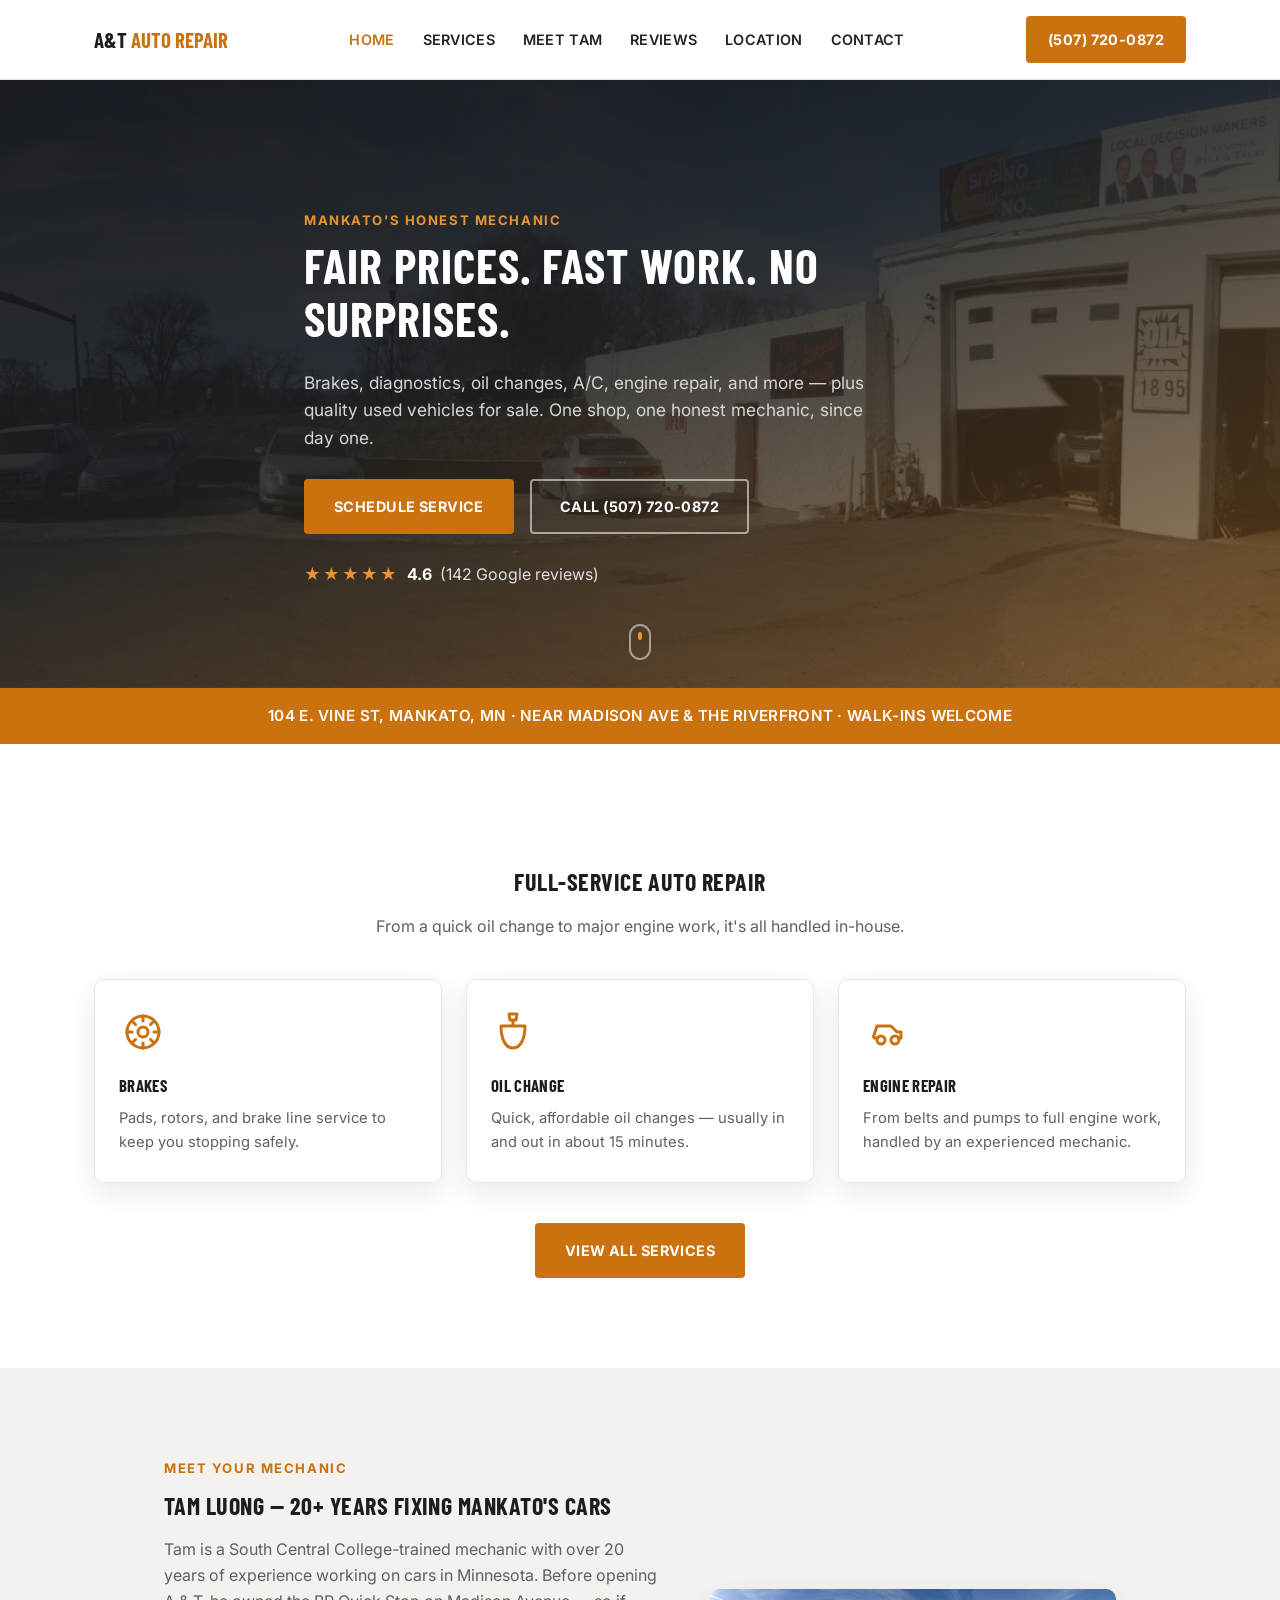
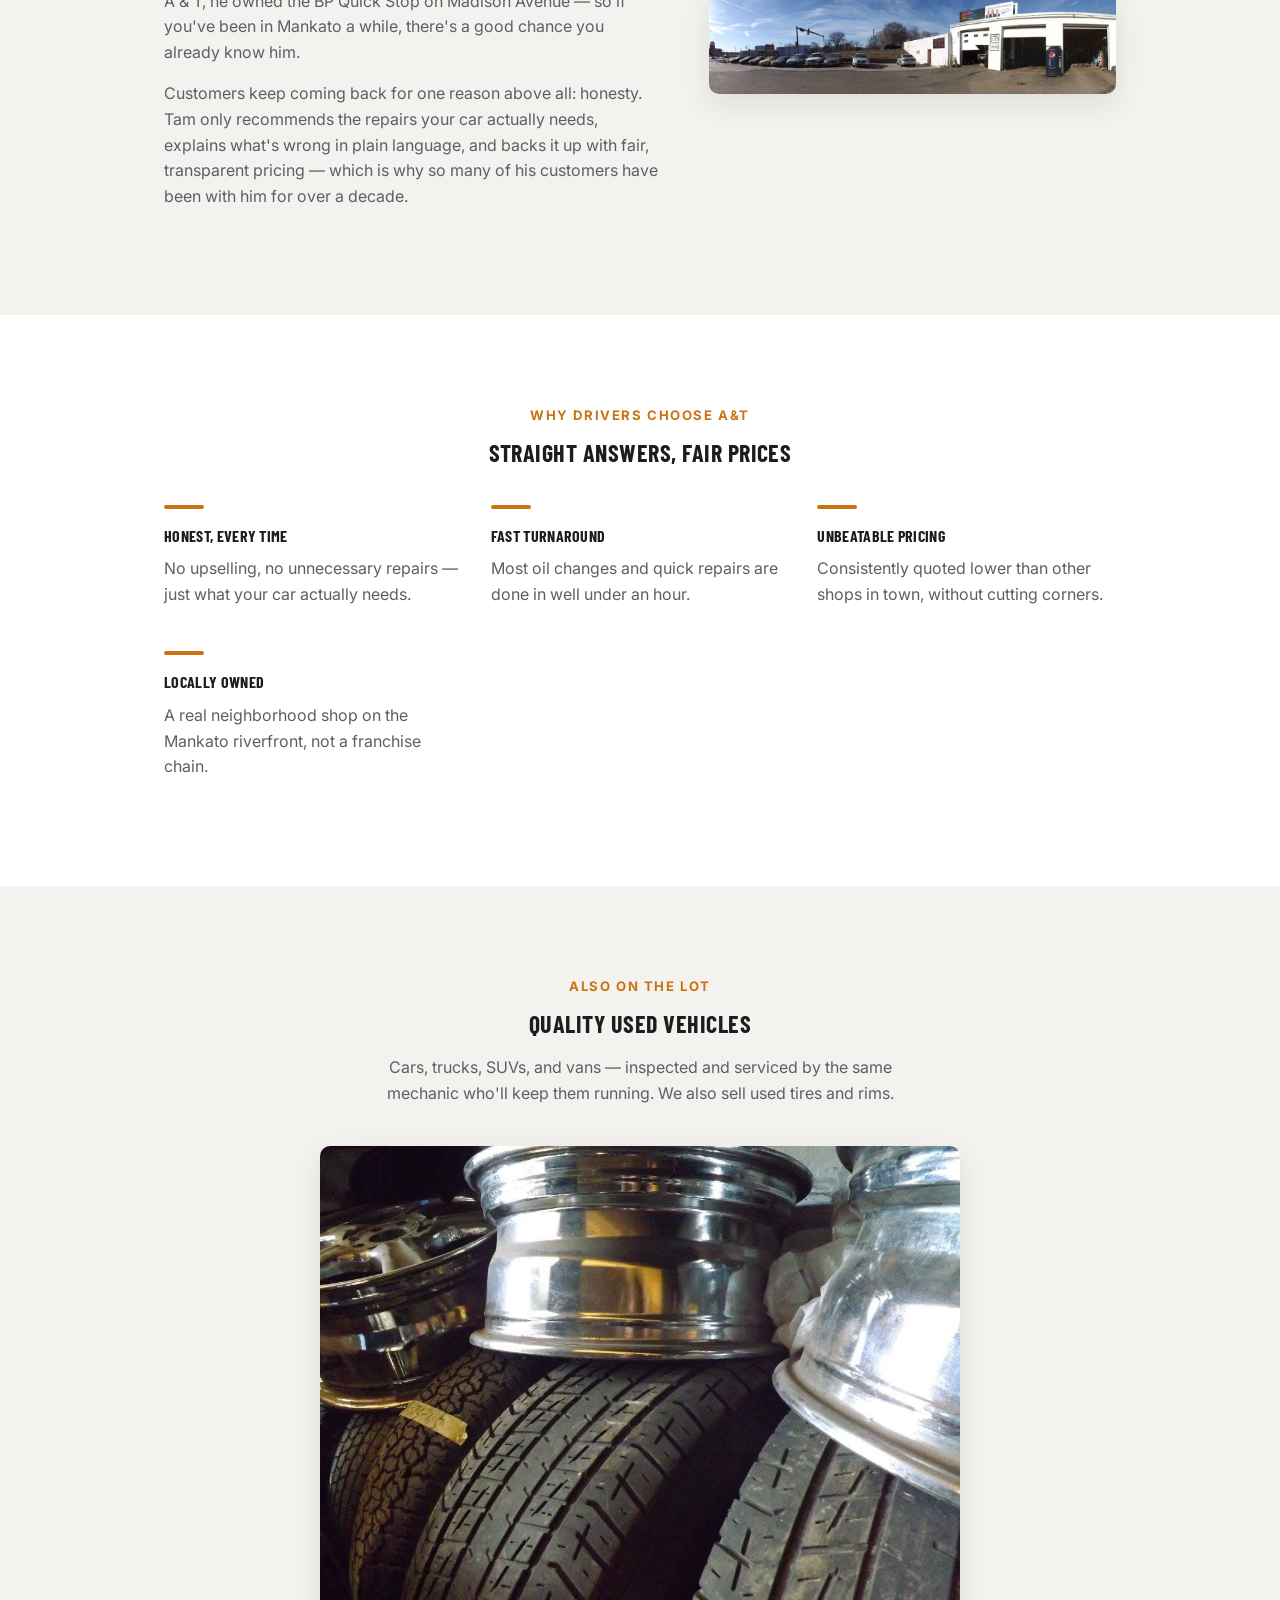
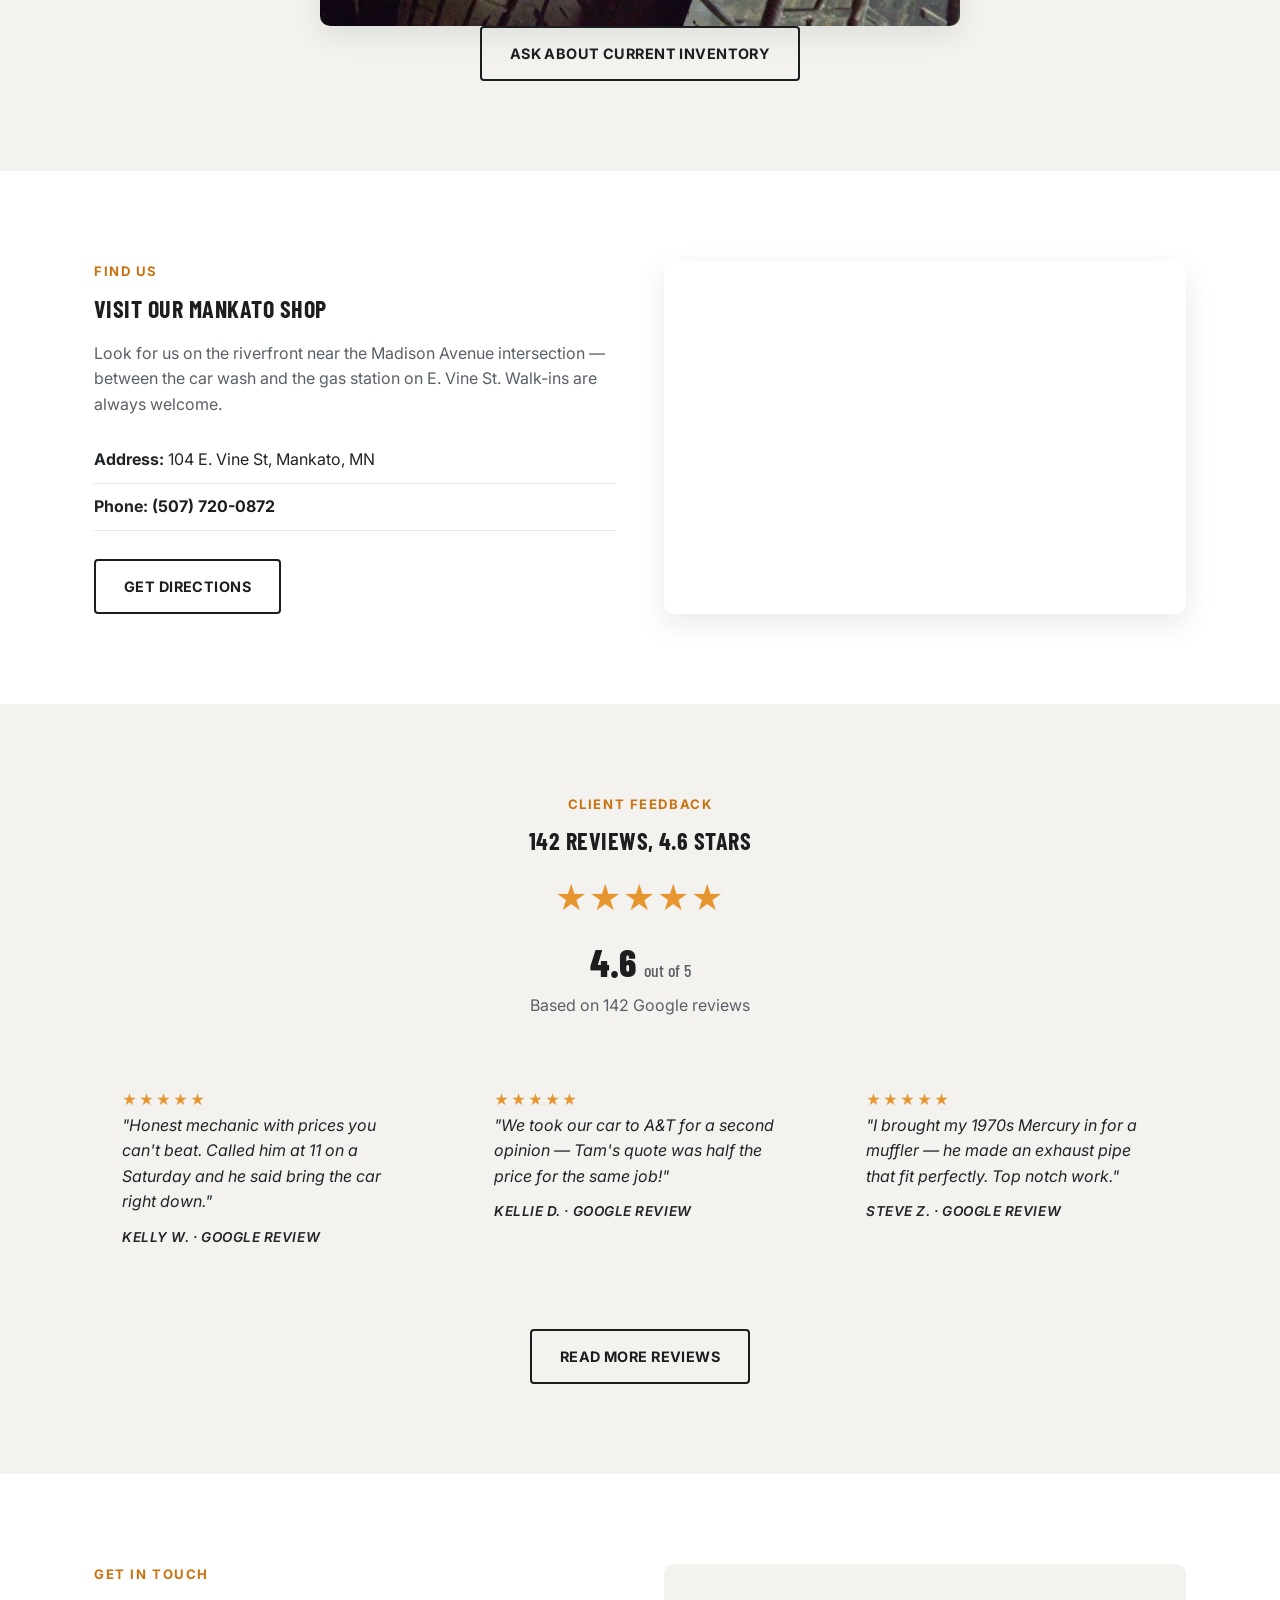
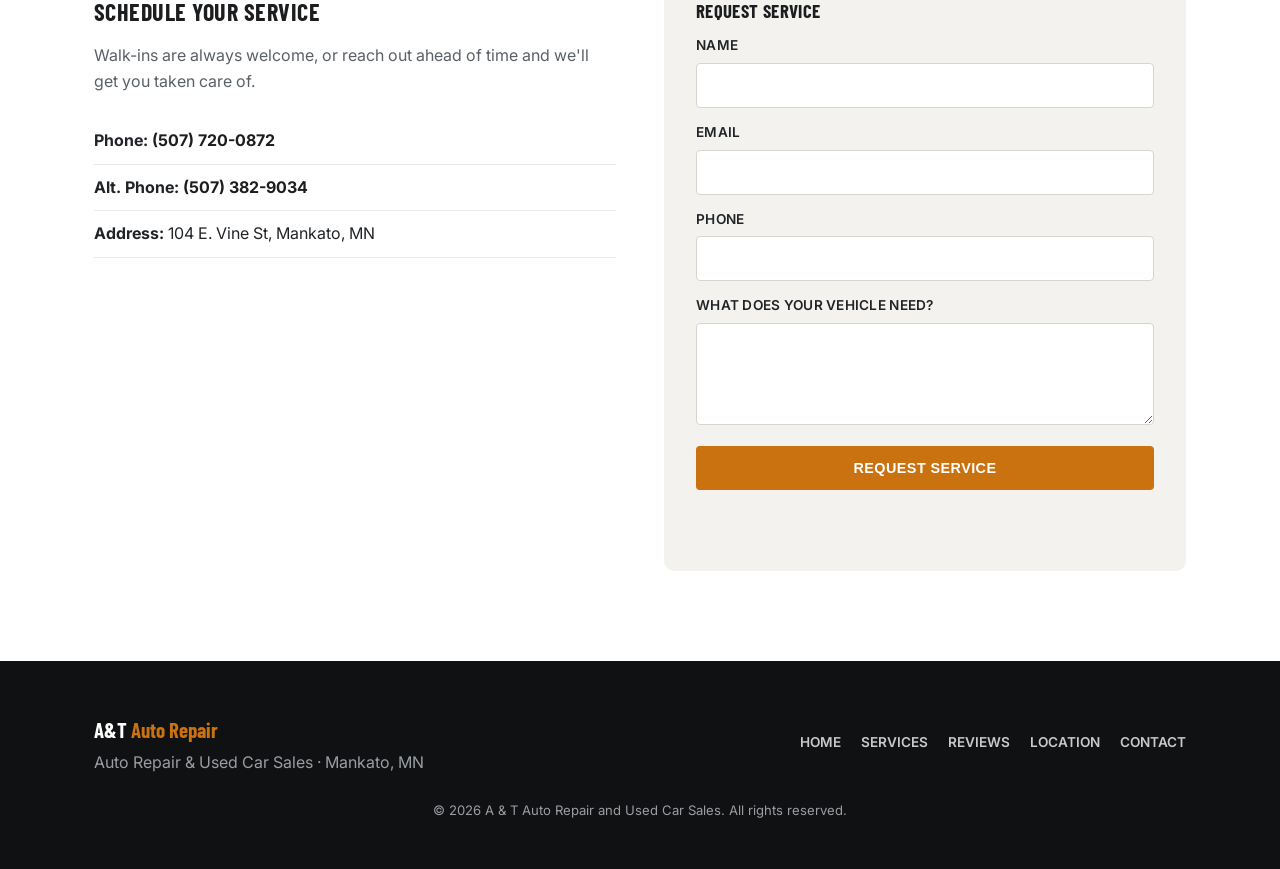
<file: index.html>
<!DOCTYPE html>
<html lang="en">
<head>
<meta charset="UTF-8">
<meta name="viewport" content="width=device-width, initial-scale=1.0">
<title>A &amp; T Auto Repair &amp; Used Car Sales | Mankato, MN</title>
<meta name="description" content="A & T Auto Repair and Used Car Sales — Tam's full-service Mankato garage. Brakes, diagnostics, oil changes, A/C, engine repair, and used vehicle sales. Rated 4.6 stars from 142 reviews.">
<link rel="preconnect" href="https://fonts.googleapis.com">
<link href="https://fonts.googleapis.com/css2?family=Barlow+Condensed:wght@500;600;700;800&family=Inter:wght@400;500;600;700&display=swap" rel="stylesheet">
<link rel="stylesheet" href="style.css">
</head>
<body>

<div class="scroll-progress" id="scroll-progress"></div>

<header class="site-header">
  <div class="container header-inner">
    <a href="index.html" class="logo">A&amp;T <span>Auto Repair</span></a>
    <nav class="main-nav" id="main-nav">
      <a href="index.html" class="active">Home</a>
      <a href="services.html">Services</a>
      <a href="index.html#about">Meet Tam</a>
      <a href="reviews.html">Reviews</a>
      <a href="index.html#location">Location</a>
      <a href="index.html#contact">Contact</a>
    </nav>
    <a href="tel:+15077200872" class="btn btn-primary header-cta">(507) 720-0872</a>
    <button class="nav-toggle" id="nav-toggle" aria-label="Toggle navigation">
      <span></span><span></span><span></span>
    </button>
  </div>
</header>

<section class="hero" id="top">
  <div class="hero-bg" id="hero-bg" aria-hidden="true"></div>
  <div class="container hero-inner">
    <div class="hero-text">
      <p class="eyebrow">Mankato's Honest Mechanic</p>
      <h1>Fair Prices. Fast Work. No Surprises.</h1>
      <p class="hero-sub">Brakes, diagnostics, oil changes, A/C, engine repair, and more — plus quality used vehicles for sale. One shop, one honest mechanic, since day one.</p>
      <div class="hero-actions">
        <a href="#contact" class="btn btn-primary">Schedule Service</a>
        <a href="tel:+15077200872" class="btn btn-outline">Call (507) 720-0872</a>
      </div>
      <div class="hero-rating">
        <span class="stars" aria-label="4.6 out of 5 stars">★★★★★</span>
        <strong>4.6</strong> <span>(142 Google reviews)</span>
      </div>
    </div>
  </div>
  <div class="scroll-cue" aria-hidden="true"><span></span></div>
</section>

<section class="strip reveal">
  <div class="container strip-inner">
    <p>104 E. Vine St, Mankato, MN &middot; Near Madison Ave &amp; the Riverfront &middot; Walk-ins welcome</p>
  </div>
</section>

<section class="section" id="services">
  <div class="container">
    <p class="eyebrow center reveal">What We Do</p>
    <h2 class="center reveal">Full-Service Auto Repair</h2>
    <p class="section-sub center reveal">From a quick oil change to major engine work, it's all handled in-house.</p>
    <div class="services-grid">
      <div class="service-card reveal">
        <div class="service-icon">
          <svg viewBox="0 0 48 48" fill="none" xmlns="http://www.w3.org/2000/svg"><circle cx="24" cy="24" r="16" stroke="currentColor" stroke-width="3"/><circle cx="24" cy="24" r="5" stroke="currentColor" stroke-width="3"/><path d="M24 8V13M24 35V40M8 24H13M35 24H40M13 13L16.5 16.5M31.5 31.5L35 35M35 13L31.5 16.5M16.5 31.5L13 35" stroke="currentColor" stroke-width="3" stroke-linecap="round"/></svg>
        </div>
        <h3>Brakes</h3>
        <p>Pads, rotors, and brake line service to keep you stopping safely.</p>
      </div>
      <div class="service-card reveal">
        <div class="service-icon">
          <svg viewBox="0 0 48 48" fill="none" xmlns="http://www.w3.org/2000/svg"><path d="M18 6H26L25 12H19L18 6Z" stroke="currentColor" stroke-width="3" stroke-linejoin="round"/><path d="M22 12V18" stroke="currentColor" stroke-width="3"/><path d="M10 18H34C34 30 30 40 22 40C14 40 10 30 10 18Z" stroke="currentColor" stroke-width="3" stroke-linejoin="round"/></svg>
        </div>
        <h3>Oil Change</h3>
        <p>Quick, affordable oil changes — usually in and out in about 15 minutes.</p>
      </div>
      <div class="service-card reveal">
        <div class="service-icon">
          <svg viewBox="0 0 48 48" fill="none" xmlns="http://www.w3.org/2000/svg"><path d="M10 30L14 18H28L34 24H38V30H34" stroke="currentColor" stroke-width="3" stroke-linejoin="round"/><path d="M10 30H14" stroke="currentColor" stroke-width="3"/><circle cx="18" cy="32" r="4" stroke="currentColor" stroke-width="3"/><circle cx="32" cy="32" r="4" stroke="currentColor" stroke-width="3"/></svg>
        </div>
        <h3>Engine Repair</h3>
        <p>From belts and pumps to full engine work, handled by an experienced mechanic.</p>
      </div>
    </div>
    <div class="center reveal" style="margin-top: 40px;">
      <a href="services.html" class="btn btn-primary">View All Services</a>
    </div>
  </div>
</section>

<section class="section section-alt" id="about">
  <div class="container about-inner">
    <div class="about-text reveal">
      <p class="eyebrow">Meet Your Mechanic</p>
      <h2>Tam Luong — 20+ Years Fixing Mankato's Cars</h2>
      <p>Tam is a South Central College-trained mechanic with over 20 years of experience working on cars in Minnesota. Before opening A &amp; T, he owned the BP Quick Stop on Madison Avenue — so if you've been in Mankato a while, there's a good chance you already know him.</p>
      <p>Customers keep coming back for one reason above all: honesty. Tam only recommends the repairs your car actually needs, explains what's wrong in plain language, and backs it up with fair, transparent pricing — which is why so many of his customers have been with him for over a decade.</p>
    </div>
    <div class="about-photo reveal">
      <img src="images/shop-exterior.jpg" alt="A & T Auto Repair shop on E. Vine St in Mankato, MN" loading="lazy">
    </div>
  </div>
</section>

<section class="section" id="why">
  <div class="container why-inner">
    <p class="eyebrow center reveal">Why Drivers Choose A&amp;T</p>
    <h2 class="center reveal">Straight Answers, Fair Prices</h2>
    <div class="why-grid">
      <div class="why-item reveal">
        <h3>Honest, Every Time</h3>
        <p>No upselling, no unnecessary repairs — just what your car actually needs.</p>
      </div>
      <div class="why-item reveal">
        <h3>Fast Turnaround</h3>
        <p>Most oil changes and quick repairs are done in well under an hour.</p>
      </div>
      <div class="why-item reveal">
        <h3>Unbeatable Pricing</h3>
        <p>Consistently quoted lower than other shops in town, without cutting corners.</p>
      </div>
      <div class="why-item reveal">
        <h3>Locally Owned</h3>
        <p>A real neighborhood shop on the Mankato riverfront, not a franchise chain.</p>
      </div>
    </div>
  </div>
</section>

<section class="section section-alt" id="used-cars">
  <div class="container used-cars-inner">
    <div class="reveal">
      <p class="eyebrow center">Also On the Lot</p>
      <h2 class="center">Quality Used Vehicles</h2>
      <p class="section-sub center">Cars, trucks, SUVs, and vans — inspected and serviced by the same mechanic who'll keep them running. We also sell used tires and rims.</p>
      <div class="used-cars-photo">
        <img src="images/tires-rims.jpg" alt="Used tires and rims in stock at A & T Auto Repair" loading="lazy">
      </div>
      <div class="center">
        <a href="#contact" class="btn btn-outline">Ask About Current Inventory</a>
      </div>
    </div>
  </div>
</section>

<section class="section" id="location">
  <div class="container location-inner">
    <div class="location-text reveal">
      <p class="eyebrow">Find Us</p>
      <h2>Visit Our Mankato Shop</h2>
      <p>Look for us on the riverfront near the Madison Avenue intersection — between the car wash and the gas station on E. Vine St. Walk-ins are always welcome.</p>
      <ul class="contact-list">
        <li><strong>Address:</strong> 104 E. Vine St, Mankato, MN</li>
        <li><strong>Phone:</strong> <a href="tel:+15077200872">(507) 720-0872</a></li>
      </ul>
      <a href="https://www.google.com/maps/dir/?api=1&destination=104+E+Vine+St+Mankato+MN" target="_blank" rel="noopener" class="btn btn-outline">Get Directions</a>
    </div>
    <div class="map-frame reveal">
      <iframe
        src="https://www.google.com/maps?q=104+E+Vine+St+Mankato+MN&output=embed"
        width="100%" height="100%" style="border:0;" loading="lazy"
        referrerpolicy="no-referrer-when-downgrade"
        title="A & T Auto Repair location map">
      </iframe>
    </div>
  </div>
</section>

<section class="section section-alt">
  <div class="container">
    <p class="eyebrow center reveal">Client Feedback</p>
    <h2 class="center reveal">142 Reviews, 4.6 Stars</h2>
    <div class="rating-block reveal">
      <span class="stars big" aria-label="4.6 out of 5 stars">★★★★★</span>
      <p class="rating-number">4.6 <span>out of 5</span></p>
      <p class="rating-count">Based on 142 Google reviews</p>
    </div>
    <div class="testimonial-grid">
      <div class="testimonial-card reveal">
        <span class="stars small" aria-label="5 out of 5 stars">★★★★★</span>
        <p>"Honest mechanic with prices you can't beat. Called him at 11 on a Saturday and he said bring the car right down."</p>
        <p class="testimonial-source">Kelly W. &middot; Google Review</p>
      </div>
      <div class="testimonial-card reveal">
        <span class="stars small" aria-label="5 out of 5 stars">★★★★★</span>
        <p>"We took our car to A&amp;T for a second opinion — Tam's quote was half the price for the same job!"</p>
        <p class="testimonial-source">Kellie D. &middot; Google Review</p>
      </div>
      <div class="testimonial-card reveal">
        <span class="stars small" aria-label="5 out of 5 stars">★★★★★</span>
        <p>"I brought my 1970s Mercury in for a muffler — he made an exhaust pipe that fit perfectly. Top notch work."</p>
        <p class="testimonial-source">Steve Z. &middot; Google Review</p>
      </div>
    </div>
    <div class="center reveal" style="margin-top: 40px;">
      <a href="reviews.html" class="btn btn-outline">Read More Reviews</a>
    </div>
  </div>
</section>

<section class="section cta-section" id="contact">
  <div class="container contact-inner">
    <div class="contact-text reveal">
      <p class="eyebrow">Get In Touch</p>
      <h2>Schedule Your Service</h2>
      <p>Walk-ins are always welcome, or reach out ahead of time and we'll get you taken care of.</p>
      <ul class="contact-list">
        <li><strong>Phone:</strong> <a href="tel:+15077200872">(507) 720-0872</a></li>
        <li><strong>Alt. Phone:</strong> <a href="tel:+15073829034">(507) 382-9034</a></li>
        <li><strong>Address:</strong> 104 E. Vine St, Mankato, MN</li>
      </ul>
    </div>
    <form class="contact-form reveal" id="contact-form">
      <h3>Request Service</h3>
      <label>Name<input type="text" name="name" required></label>
      <label>Email<input type="email" name="email" required></label>
      <label>Phone<input type="tel" name="phone"></label>
      <label>What does your vehicle need?<textarea name="message" rows="4" required></textarea></label>
      <button type="submit" class="btn btn-primary btn-block">Request Service</button>
      <p class="form-note" id="form-note"></p>
    </form>
  </div>
</section>

<footer class="site-footer">
  <div class="container footer-inner">
    <div>
      <p class="logo">A&amp;T <span>Auto Repair</span></p>
      <p>Auto Repair &amp; Used Car Sales &middot; Mankato, MN</p>
    </div>
    <div class="footer-links">
      <a href="index.html">Home</a>
      <a href="services.html">Services</a>
      <a href="reviews.html">Reviews</a>
      <a href="index.html#location">Location</a>
      <a href="index.html#contact">Contact</a>
    </div>
    <p class="footer-copy">&copy; <span id="year"></span> A &amp; T Auto Repair and Used Car Sales. All rights reserved.</p>
  </div>
</footer>

<script src="script.js"></script>
</body>
</html>
</file>
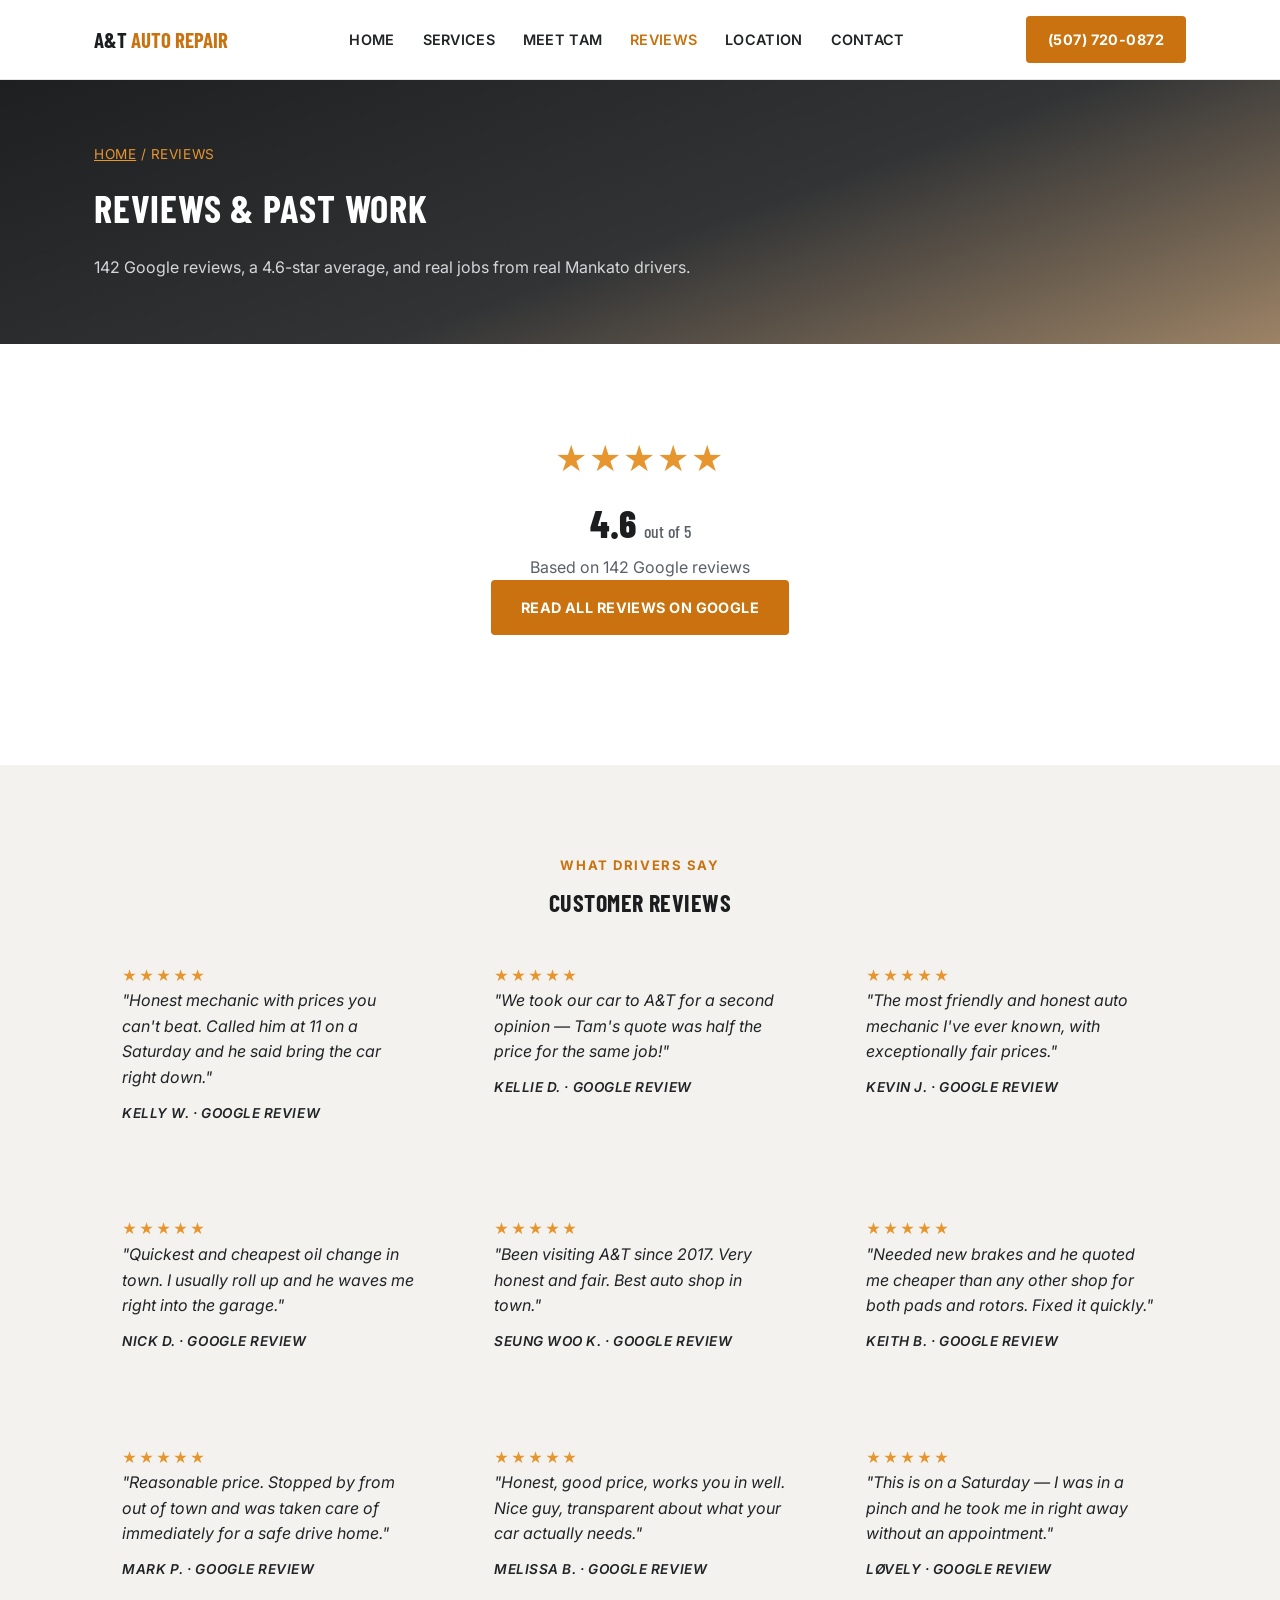
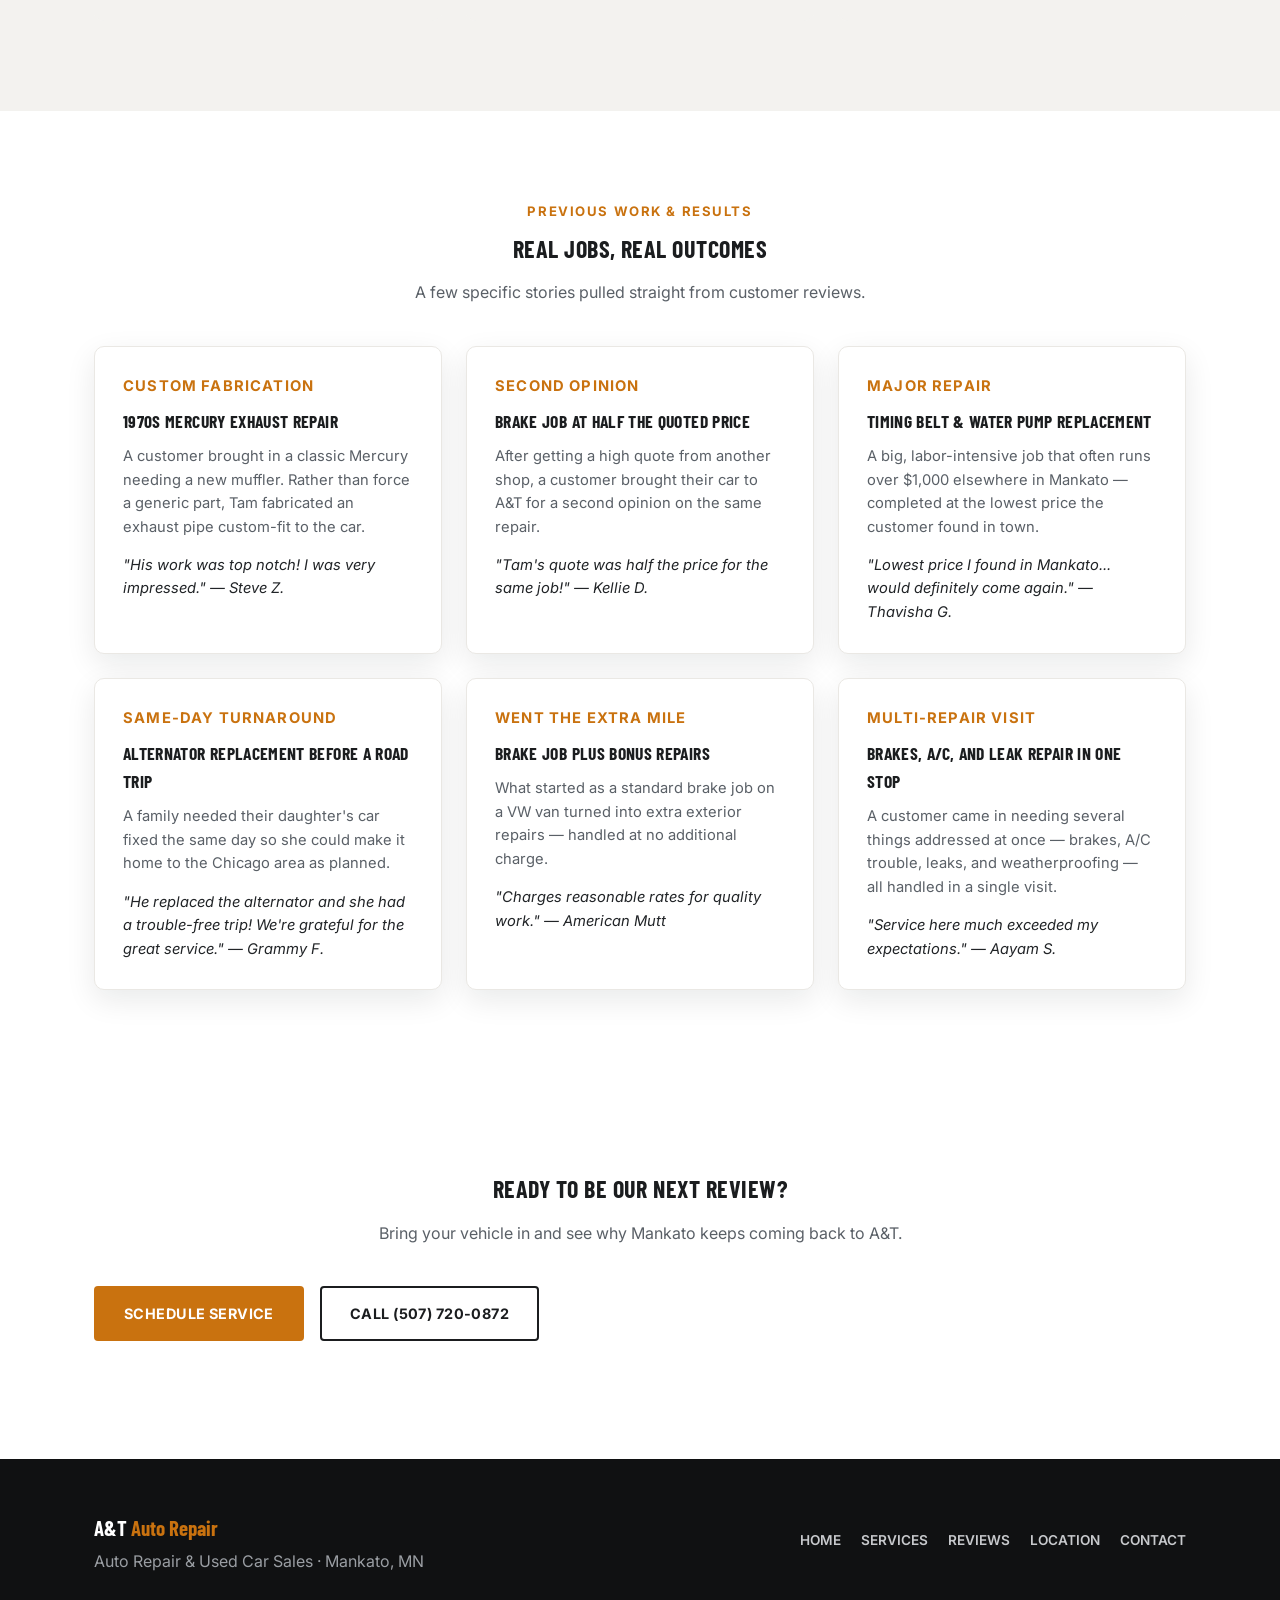
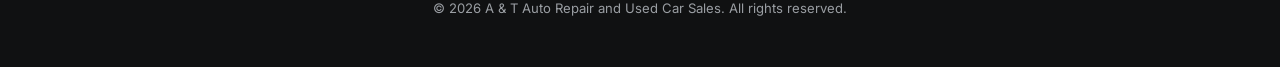
<file: reviews.html>
<!DOCTYPE html>
<html lang="en">
<head>
<meta charset="UTF-8">
<meta name="viewport" content="width=device-width, initial-scale=1.0">
<title>Reviews &amp; Past Work | A &amp; T Auto Repair &amp; Used Car Sales</title>
<meta name="description" content="Read real customer reviews and past job stories from A & T Auto Repair in Mankato, MN — rated 4.6 stars from 142 Google reviews.">
<link rel="preconnect" href="https://fonts.googleapis.com">
<link href="https://fonts.googleapis.com/css2?family=Barlow+Condensed:wght@500;600;700;800&family=Inter:wght@400;500;600;700&display=swap" rel="stylesheet">
<link rel="stylesheet" href="style.css">
</head>
<body>

<div class="scroll-progress" id="scroll-progress"></div>

<header class="site-header">
  <div class="container header-inner">
    <a href="index.html" class="logo">A&amp;T <span>Auto Repair</span></a>
    <nav class="main-nav" id="main-nav">
      <a href="index.html">Home</a>
      <a href="services.html">Services</a>
      <a href="index.html#about">Meet Tam</a>
      <a href="reviews.html" class="active">Reviews</a>
      <a href="index.html#location">Location</a>
      <a href="index.html#contact">Contact</a>
    </nav>
    <a href="tel:+15077200872" class="btn btn-primary header-cta">(507) 720-0872</a>
    <button class="nav-toggle" id="nav-toggle" aria-label="Toggle navigation">
      <span></span><span></span><span></span>
    </button>
  </div>
</header>

<section class="page-hero">
  <div class="container">
    <p class="breadcrumb"><a href="index.html">Home</a> / Reviews</p>
    <h1>Reviews &amp; Past Work</h1>
    <p class="page-hero-sub">142 Google reviews, a 4.6-star average, and real jobs from real Mankato drivers.</p>
  </div>
</section>

<section class="section">
  <div class="container center">
    <div class="rating-block reveal">
      <span class="stars big" aria-label="4.6 out of 5 stars">★★★★★</span>
      <p class="rating-number">4.6 <span>out of 5</span></p>
      <p class="rating-count">Based on 142 Google reviews</p>
      <a href="https://www.google.com/search?q=A%26T+Auto+Repair+Mankato" target="_blank" rel="noopener" class="btn btn-primary">Read All Reviews on Google</a>
    </div>
  </div>
</section>

<section class="section section-alt">
  <div class="container">
    <p class="eyebrow center reveal">What Drivers Say</p>
    <h2 class="center reveal">Customer Reviews</h2>
    <div class="testimonial-grid">
      <div class="testimonial-card reveal">
        <span class="stars small" aria-label="5 out of 5 stars">★★★★★</span>
        <p>"Honest mechanic with prices you can't beat. Called him at 11 on a Saturday and he said bring the car right down."</p>
        <p class="testimonial-source">Kelly W. &middot; Google Review</p>
      </div>
      <div class="testimonial-card reveal">
        <span class="stars small" aria-label="5 out of 5 stars">★★★★★</span>
        <p>"We took our car to A&amp;T for a second opinion — Tam's quote was half the price for the same job!"</p>
        <p class="testimonial-source">Kellie D. &middot; Google Review</p>
      </div>
      <div class="testimonial-card reveal">
        <span class="stars small" aria-label="5 out of 5 stars">★★★★★</span>
        <p>"The most friendly and honest auto mechanic I've ever known, with exceptionally fair prices."</p>
        <p class="testimonial-source">Kevin J. &middot; Google Review</p>
      </div>
      <div class="testimonial-card reveal">
        <span class="stars small" aria-label="5 out of 5 stars">★★★★★</span>
        <p>"Quickest and cheapest oil change in town. I usually roll up and he waves me right into the garage."</p>
        <p class="testimonial-source">Nick D. &middot; Google Review</p>
      </div>
      <div class="testimonial-card reveal">
        <span class="stars small" aria-label="5 out of 5 stars">★★★★★</span>
        <p>"Been visiting A&amp;T since 2017. Very honest and fair. Best auto shop in town."</p>
        <p class="testimonial-source">Seung Woo K. &middot; Google Review</p>
      </div>
      <div class="testimonial-card reveal">
        <span class="stars small" aria-label="5 out of 5 stars">★★★★★</span>
        <p>"Needed new brakes and he quoted me cheaper than any other shop for both pads and rotors. Fixed it quickly."</p>
        <p class="testimonial-source">Keith B. &middot; Google Review</p>
      </div>
      <div class="testimonial-card reveal">
        <span class="stars small" aria-label="5 out of 5 stars">★★★★★</span>
        <p>"Reasonable price. Stopped by from out of town and was taken care of immediately for a safe drive home."</p>
        <p class="testimonial-source">Mark P. &middot; Google Review</p>
      </div>
      <div class="testimonial-card reveal">
        <span class="stars small" aria-label="5 out of 5 stars">★★★★★</span>
        <p>"Honest, good price, works you in well. Nice guy, transparent about what your car actually needs."</p>
        <p class="testimonial-source">Melissa B. &middot; Google Review</p>
      </div>
      <div class="testimonial-card reveal">
        <span class="stars small" aria-label="5 out of 5 stars">★★★★★</span>
        <p>"This is on a Saturday — I was in a pinch and he took me in right away without an appointment."</p>
        <p class="testimonial-source">Løvely &middot; Google Review</p>
      </div>
    </div>
  </div>
</section>

<section class="section" id="results">
  <div class="container">
    <p class="eyebrow center reveal">Previous Work &amp; Results</p>
    <h2 class="center reveal">Real Jobs, Real Outcomes</h2>
    <p class="section-sub center reveal">A few specific stories pulled straight from customer reviews.</p>
    <div class="spotlight-grid">
      <div class="spotlight-card reveal">
        <p class="spotlight-tag">Custom Fabrication</p>
        <h3>1970s Mercury Exhaust Repair</h3>
        <p>A customer brought in a classic Mercury needing a new muffler. Rather than force a generic part, Tam fabricated an exhaust pipe custom-fit to the car.</p>
        <p class="spotlight-quote">"His work was top notch! I was very impressed." &mdash; Steve Z.</p>
      </div>
      <div class="spotlight-card reveal">
        <p class="spotlight-tag">Second Opinion</p>
        <h3>Brake Job at Half the Quoted Price</h3>
        <p>After getting a high quote from another shop, a customer brought their car to A&amp;T for a second opinion on the same repair.</p>
        <p class="spotlight-quote">"Tam's quote was half the price for the same job!" &mdash; Kellie D.</p>
      </div>
      <div class="spotlight-card reveal">
        <p class="spotlight-tag">Major Repair</p>
        <h3>Timing Belt &amp; Water Pump Replacement</h3>
        <p>A big, labor-intensive job that often runs over $1,000 elsewhere in Mankato &mdash; completed at the lowest price the customer found in town.</p>
        <p class="spotlight-quote">"Lowest price I found in Mankato... would definitely come again." &mdash; Thavisha G.</p>
      </div>
      <div class="spotlight-card reveal">
        <p class="spotlight-tag">Same-Day Turnaround</p>
        <h3>Alternator Replacement Before a Road Trip</h3>
        <p>A family needed their daughter's car fixed the same day so she could make it home to the Chicago area as planned.</p>
        <p class="spotlight-quote">"He replaced the alternator and she had a trouble-free trip! We're grateful for the great service." &mdash; Grammy F.</p>
      </div>
      <div class="spotlight-card reveal">
        <p class="spotlight-tag">Went the Extra Mile</p>
        <h3>Brake Job Plus Bonus Repairs</h3>
        <p>What started as a standard brake job on a VW van turned into extra exterior repairs &mdash; handled at no additional charge.</p>
        <p class="spotlight-quote">"Charges reasonable rates for quality work." &mdash; American Mutt</p>
      </div>
      <div class="spotlight-card reveal">
        <p class="spotlight-tag">Multi-Repair Visit</p>
        <h3>Brakes, A/C, and Leak Repair in One Stop</h3>
        <p>A customer came in needing several things addressed at once &mdash; brakes, A/C trouble, leaks, and weatherproofing &mdash; all handled in a single visit.</p>
        <p class="spotlight-quote">"Service here much exceeded my expectations." &mdash; Aayam S.</p>
      </div>
    </div>
  </div>
</section>

<section class="section cta-section">
  <div class="container center">
    <h2>Ready to Be Our Next Review?</h2>
    <p class="section-sub center">Bring your vehicle in and see why Mankato keeps coming back to A&amp;T.</p>
    <div class="hero-actions center">
      <a href="index.html#contact" class="btn btn-primary">Schedule Service</a>
      <a href="tel:+15077200872" class="btn btn-outline">Call (507) 720-0872</a>
    </div>
  </div>
</section>

<footer class="site-footer">
  <div class="container footer-inner">
    <div>
      <p class="logo">A&amp;T <span>Auto Repair</span></p>
      <p>Auto Repair &amp; Used Car Sales &middot; Mankato, MN</p>
    </div>
    <div class="footer-links">
      <a href="index.html">Home</a>
      <a href="services.html">Services</a>
      <a href="reviews.html">Reviews</a>
      <a href="index.html#location">Location</a>
      <a href="index.html#contact">Contact</a>
    </div>
    <p class="footer-copy">&copy; <span id="year"></span> A &amp; T Auto Repair and Used Car Sales. All rights reserved.</p>
  </div>
</footer>

<script src="script.js"></script>
</body>
</html>
</file>
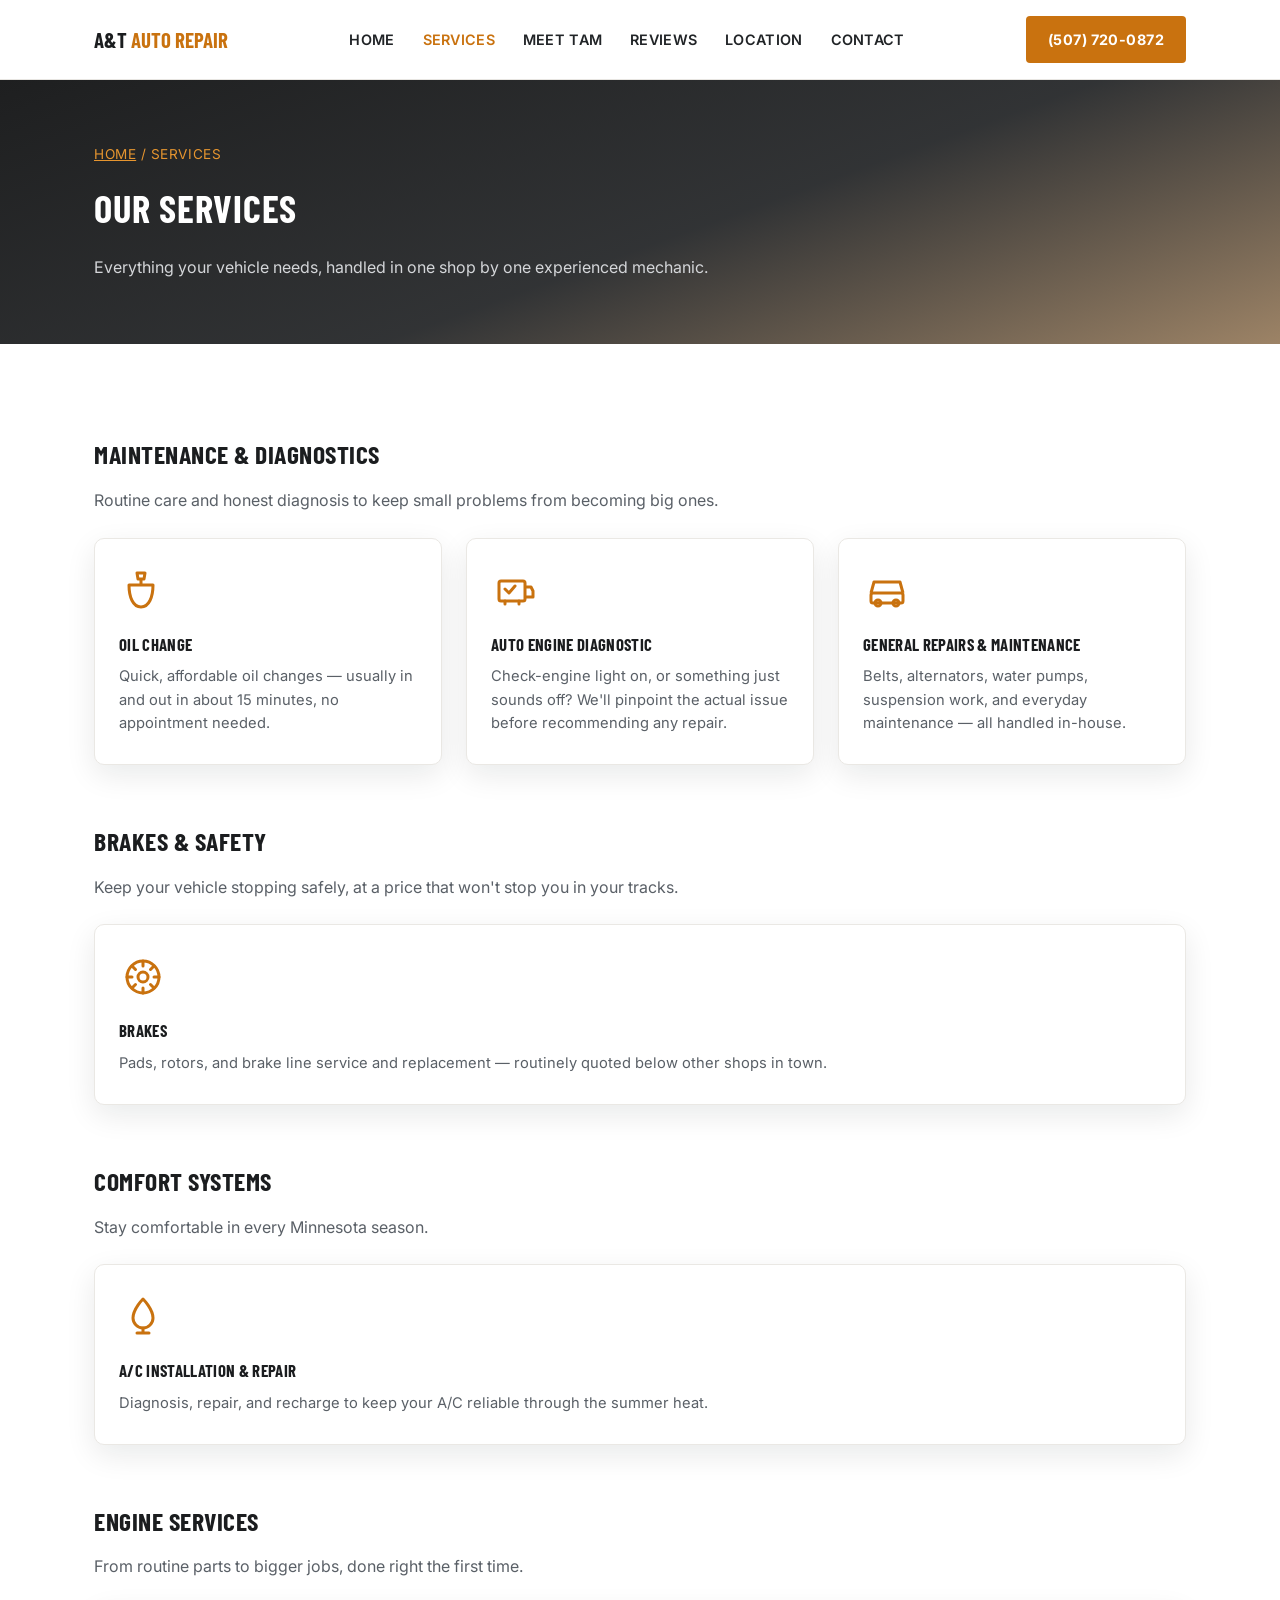
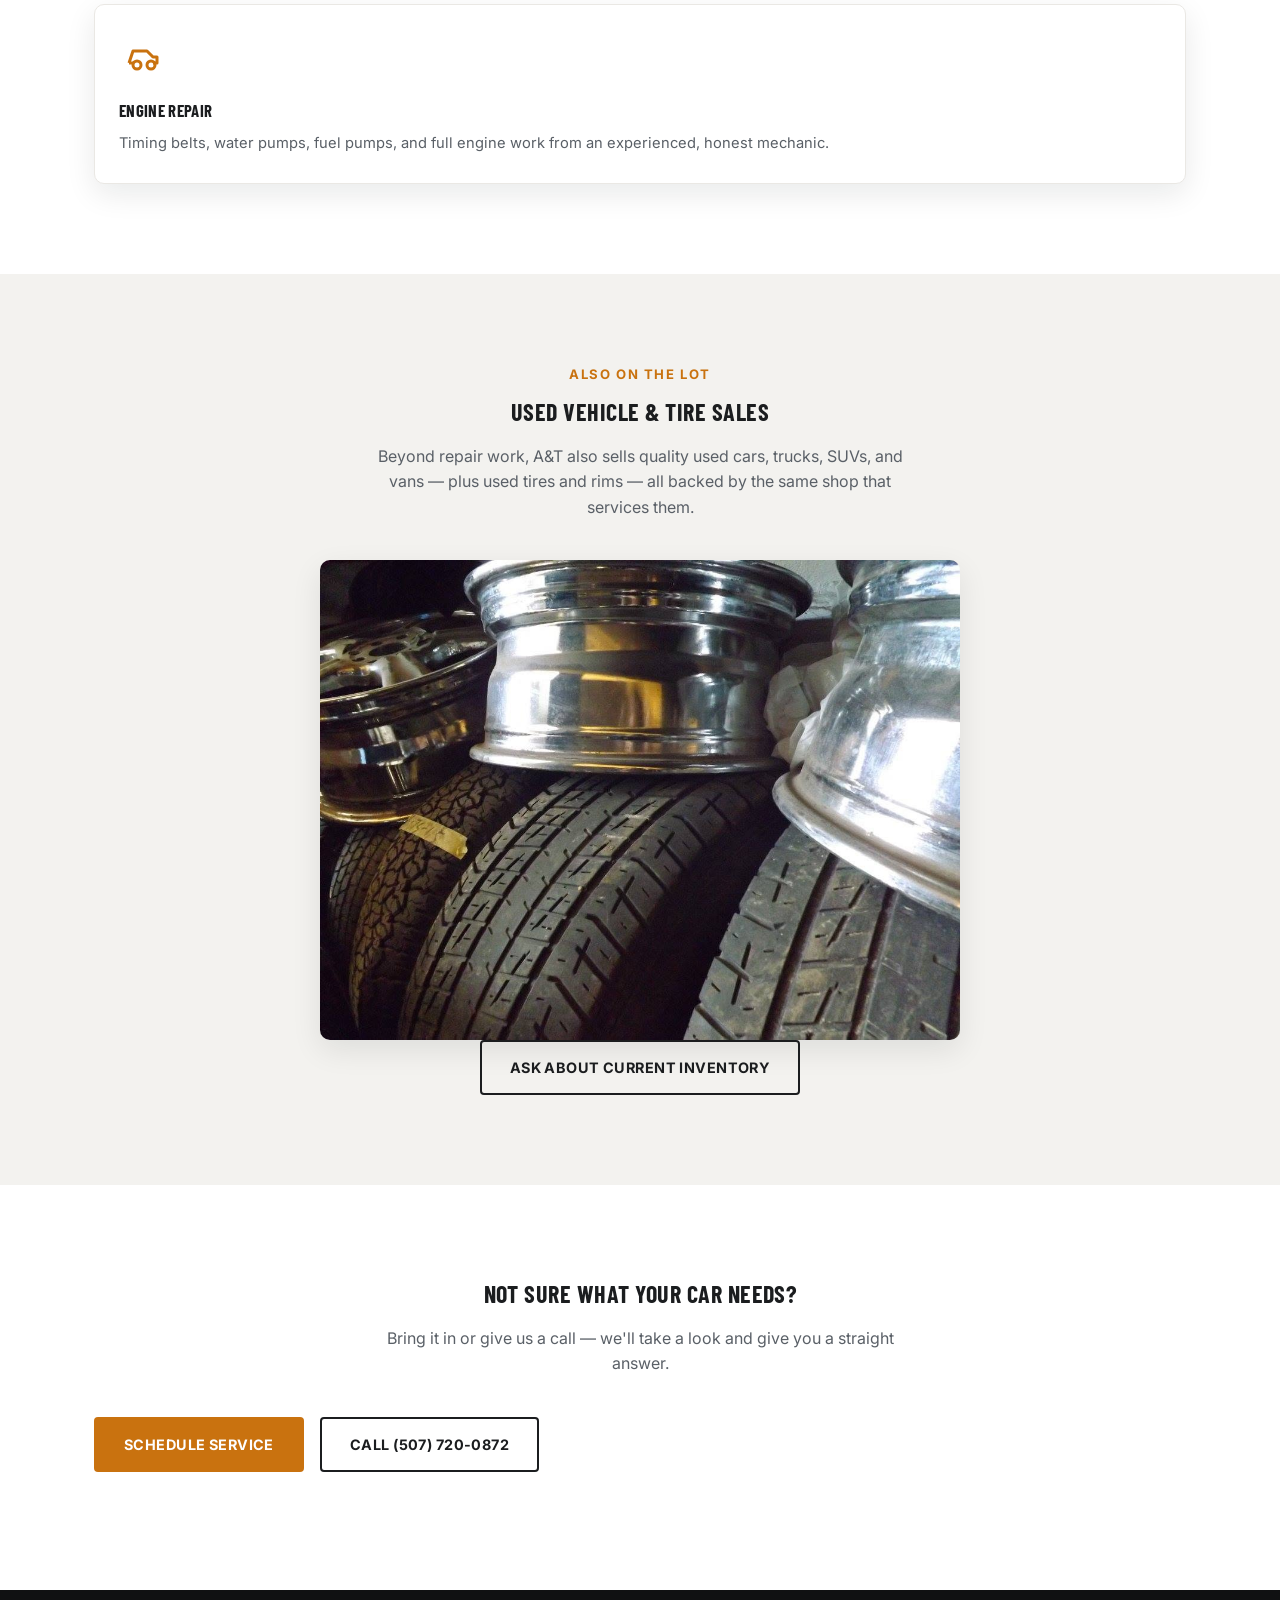
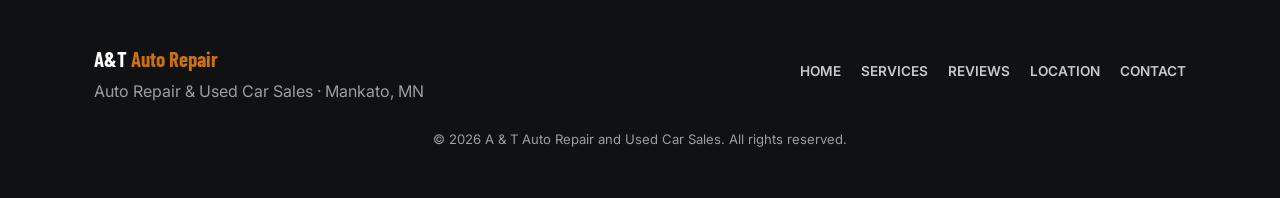
<file: services.html>
<!DOCTYPE html>
<html lang="en">
<head>
<meta charset="UTF-8">
<meta name="viewport" content="width=device-width, initial-scale=1.0">
<title>Services | A &amp; T Auto Repair &amp; Used Car Sales</title>
<meta name="description" content="Full auto repair service list from A & T Auto Repair in Mankato, MN — brakes, diagnostics, oil changes, A/C, engine repair, general maintenance, and used vehicle sales.">
<link rel="preconnect" href="https://fonts.googleapis.com">
<link href="https://fonts.googleapis.com/css2?family=Barlow+Condensed:wght@500;600;700;800&family=Inter:wght@400;500;600;700&display=swap" rel="stylesheet">
<link rel="stylesheet" href="style.css">
</head>
<body>

<div class="scroll-progress" id="scroll-progress"></div>

<header class="site-header">
  <div class="container header-inner">
    <a href="index.html" class="logo">A&amp;T <span>Auto Repair</span></a>
    <nav class="main-nav" id="main-nav">
      <a href="index.html">Home</a>
      <a href="services.html" class="active">Services</a>
      <a href="index.html#about">Meet Tam</a>
      <a href="reviews.html">Reviews</a>
      <a href="index.html#location">Location</a>
      <a href="index.html#contact">Contact</a>
    </nav>
    <a href="tel:+15077200872" class="btn btn-primary header-cta">(507) 720-0872</a>
    <button class="nav-toggle" id="nav-toggle" aria-label="Toggle navigation">
      <span></span><span></span><span></span>
    </button>
  </div>
</header>

<section class="page-hero">
  <div class="container">
    <p class="breadcrumb"><a href="index.html">Home</a> / Services</p>
    <h1>Our Services</h1>
    <p class="page-hero-sub">Everything your vehicle needs, handled in one shop by one experienced mechanic.</p>
  </div>
</section>

<section class="section">
  <div class="container">

    <div class="service-category reveal">
      <h2>Maintenance &amp; Diagnostics</h2>
      <p class="section-sub">Routine care and honest diagnosis to keep small problems from becoming big ones.</p>
      <div class="services-grid">
        <div class="service-card">
          <div class="service-icon">
            <svg viewBox="0 0 48 48" fill="none" xmlns="http://www.w3.org/2000/svg"><path d="M18 6H26L25 12H19L18 6Z" stroke="currentColor" stroke-width="3" stroke-linejoin="round"/><path d="M22 12V18" stroke="currentColor" stroke-width="3"/><path d="M10 18H34C34 30 30 40 22 40C14 40 10 30 10 18Z" stroke="currentColor" stroke-width="3" stroke-linejoin="round"/></svg>
          </div>
          <h3>Oil Change</h3>
          <p>Quick, affordable oil changes — usually in and out in about 15 minutes, no appointment needed.</p>
        </div>
        <div class="service-card">
          <div class="service-icon">
            <svg viewBox="0 0 48 48" fill="none" xmlns="http://www.w3.org/2000/svg"><rect x="8" y="14" width="26" height="20" rx="2" stroke="currentColor" stroke-width="3"/><path d="M34 20H40L42 24V30H34" stroke="currentColor" stroke-width="3" stroke-linejoin="round"/><path d="M14 34V37M28 34V37" stroke="currentColor" stroke-width="3" stroke-linecap="round"/><path d="M14 22L18 26L24 19" stroke="currentColor" stroke-width="3" stroke-linecap="round" stroke-linejoin="round"/></svg>
          </div>
          <h3>Auto Engine Diagnostic</h3>
          <p>Check-engine light on, or something just sounds off? We'll pinpoint the actual issue before recommending any repair.</p>
        </div>
        <div class="service-card">
          <div class="service-icon">
            <svg viewBox="0 0 48 48" fill="none" xmlns="http://www.w3.org/2000/svg"><path d="M8 26L11 15H37L40 26" stroke="currentColor" stroke-width="3" stroke-linejoin="round"/><rect x="8" y="26" width="32" height="10" rx="2" stroke="currentColor" stroke-width="3"/><circle cx="15" cy="36" r="3" stroke="currentColor" stroke-width="3"/><circle cx="33" cy="36" r="3" stroke="currentColor" stroke-width="3"/></svg>
          </div>
          <h3>General Repairs &amp; Maintenance</h3>
          <p>Belts, alternators, water pumps, suspension work, and everyday maintenance — all handled in-house.</p>
        </div>
      </div>
    </div>

    <div class="service-category reveal">
      <h2>Brakes &amp; Safety</h2>
      <p class="section-sub">Keep your vehicle stopping safely, at a price that won't stop you in your tracks.</p>
      <div class="services-grid">
        <div class="service-card">
          <div class="service-icon">
            <svg viewBox="0 0 48 48" fill="none" xmlns="http://www.w3.org/2000/svg"><circle cx="24" cy="24" r="16" stroke="currentColor" stroke-width="3"/><circle cx="24" cy="24" r="5" stroke="currentColor" stroke-width="3"/><path d="M24 8V13M24 35V40M8 24H13M35 24H40M13 13L16.5 16.5M31.5 31.5L35 35M35 13L31.5 16.5M16.5 31.5L13 35" stroke="currentColor" stroke-width="3" stroke-linecap="round"/></svg>
          </div>
          <h3>Brakes</h3>
          <p>Pads, rotors, and brake line service and replacement — routinely quoted below other shops in town.</p>
        </div>
      </div>
    </div>

    <div class="service-category reveal">
      <h2>Comfort Systems</h2>
      <p class="section-sub">Stay comfortable in every Minnesota season.</p>
      <div class="services-grid">
        <div class="service-card">
          <div class="service-icon">
            <svg viewBox="0 0 48 48" fill="none" xmlns="http://www.w3.org/2000/svg"><path d="M24 6C24 6 14 16 14 25C14 30.5 18.5 35 24 35C29.5 35 34 30.5 34 25C34 16 24 6 24 6Z" stroke="currentColor" stroke-width="3" stroke-linejoin="round"/><path d="M18 40H30M24 35V40" stroke="currentColor" stroke-width="3" stroke-linecap="round"/></svg>
          </div>
          <h3>A/C Installation &amp; Repair</h3>
          <p>Diagnosis, repair, and recharge to keep your A/C reliable through the summer heat.</p>
        </div>
      </div>
    </div>

    <div class="service-category reveal">
      <h2>Engine Services</h2>
      <p class="section-sub">From routine parts to bigger jobs, done right the first time.</p>
      <div class="services-grid">
        <div class="service-card">
          <div class="service-icon">
            <svg viewBox="0 0 48 48" fill="none" xmlns="http://www.w3.org/2000/svg"><path d="M10 30L14 18H28L34 24H38V30H34" stroke="currentColor" stroke-width="3" stroke-linejoin="round"/><path d="M10 30H14" stroke="currentColor" stroke-width="3"/><circle cx="18" cy="32" r="4" stroke="currentColor" stroke-width="3"/><circle cx="32" cy="32" r="4" stroke="currentColor" stroke-width="3"/></svg>
          </div>
          <h3>Engine Repair</h3>
          <p>Timing belts, water pumps, fuel pumps, and full engine work from an experienced, honest mechanic.</p>
        </div>
      </div>
    </div>

  </div>
</section>

<section class="section section-alt reveal">
  <div class="container used-cars-inner">
    <p class="eyebrow center">Also On the Lot</p>
    <h2 class="center">Used Vehicle &amp; Tire Sales</h2>
    <p class="section-sub center">Beyond repair work, A&amp;T also sells quality used cars, trucks, SUVs, and vans — plus used tires and rims — all backed by the same shop that services them.</p>
    <div class="used-cars-photo">
      <img src="images/tires-rims.jpg" alt="Used tires and rims in stock at A & T Auto Repair" loading="lazy">
    </div>
    <div class="center">
      <a href="index.html#contact" class="btn btn-outline">Ask About Current Inventory</a>
    </div>
  </div>
</section>

<section class="section cta-section">
  <div class="container center">
    <h2>Not Sure What Your Car Needs?</h2>
    <p class="section-sub center">Bring it in or give us a call — we'll take a look and give you a straight answer.</p>
    <div class="hero-actions center">
      <a href="index.html#contact" class="btn btn-primary">Schedule Service</a>
      <a href="tel:+15077200872" class="btn btn-outline">Call (507) 720-0872</a>
    </div>
  </div>
</section>

<footer class="site-footer">
  <div class="container footer-inner">
    <div>
      <p class="logo">A&amp;T <span>Auto Repair</span></p>
      <p>Auto Repair &amp; Used Car Sales &middot; Mankato, MN</p>
    </div>
    <div class="footer-links">
      <a href="index.html">Home</a>
      <a href="services.html">Services</a>
      <a href="reviews.html">Reviews</a>
      <a href="index.html#location">Location</a>
      <a href="index.html#contact">Contact</a>
    </div>
    <p class="footer-copy">&copy; <span id="year"></span> A &amp; T Auto Repair and Used Car Sales. All rights reserved.</p>
  </div>
</footer>

<script src="script.js"></script>
</body>
</html>
</file>
<file: style.css>
:root {
  --charcoal: #1b1d1f;
  --charcoal-dark: #101112;
  --amber: #c9720f;
  --amber-light: #e6952f;
  --gray-bg: #f3f2ef;
  --text: #212427;
  --text-light: #5a6067;
  --white: #ffffff;
  --radius: 10px;
  --shadow: 0 10px 30px rgba(16, 17, 18, 0.09);
}

* { box-sizing: border-box; }

html { scroll-behavior: smooth; }

body {
  margin: 0;
  font-family: 'Inter', system-ui, sans-serif;
  color: var(--text);
  line-height: 1.6;
  background: var(--white);
  overflow-x: hidden;
  animation: page-fade-in 0.35s ease;
}

@keyframes page-fade-in {
  from { opacity: 0; }
  to { opacity: 1; }
}

h1, h2, h3 {
  font-family: 'Barlow Condensed', sans-serif;
  text-transform: uppercase;
  letter-spacing: 0.02em;
  margin: 0 0 0.5em;
  color: var(--charcoal);
}

p { margin: 0 0 1em; color: var(--text-light); }

a { text-decoration: none; color: inherit; }

.container {
  max-width: 1140px;
  margin: 0 auto;
  padding: 0 24px;
}

.center { text-align: center; }

.eyebrow {
  color: var(--amber);
  font-weight: 700;
  letter-spacing: 0.12em;
  text-transform: uppercase;
  font-size: 0.82rem;
  margin-bottom: 0.6em;
}
.eyebrow.center { text-align: center; }

.section { padding: 90px 0; }
.section-alt { background: var(--gray-bg); }
.section-sub { max-width: 560px; margin: 0 auto 2.5em; }

/* Scroll progress bar */
.scroll-progress {
  position: fixed;
  top: 0;
  left: 0;
  height: 3px;
  width: 0%;
  background: var(--amber);
  z-index: 200;
  transition: width 0.1s linear;
}

/* Scroll reveal */
.reveal {
  opacity: 0;
  transform: translateY(28px);
  transition: opacity 0.7s ease, transform 0.7s ease;
}
.reveal.is-visible {
  opacity: 1;
  transform: translateY(0);
}

/* Buttons */
.btn {
  display: inline-block;
  padding: 14px 28px;
  border-radius: 4px;
  font-weight: 700;
  font-size: 0.9rem;
  letter-spacing: 0.03em;
  text-transform: uppercase;
  transition: all 0.2s ease;
  cursor: pointer;
  border: 2px solid transparent;
}
.btn-primary {
  background: var(--amber);
  color: var(--white);
}
.btn-primary:hover { background: var(--amber-light); transform: translateY(-2px); }
.btn-outline {
  border-color: var(--charcoal);
  color: var(--charcoal);
  background: transparent;
}
.btn-outline:hover { background: var(--charcoal); color: var(--white); }
.btn-block { display: block; width: 100%; text-align: center; border: none; }

/* Header */
.site-header {
  position: sticky;
  top: 0;
  z-index: 100;
  background: rgba(255, 255, 255, 0.94);
  backdrop-filter: blur(8px);
  border-bottom: 1px solid #e7e5e1;
}
.header-inner {
  display: flex;
  align-items: center;
  justify-content: space-between;
  gap: 24px;
  padding: 16px 24px;
}
.logo {
  font-family: 'Barlow Condensed', sans-serif;
  text-transform: uppercase;
  font-weight: 700;
  font-size: 1.3rem;
  color: var(--charcoal);
  white-space: nowrap;
}
.logo span { color: var(--amber); }

.main-nav {
  display: flex;
  gap: 28px;
  flex: 1;
  justify-content: center;
}
.main-nav a {
  font-weight: 600;
  color: var(--text);
  font-size: 0.9rem;
  text-transform: uppercase;
  letter-spacing: 0.02em;
}
.main-nav a:hover { color: var(--amber); }
.main-nav a.active { color: var(--amber); }

.header-cta { white-space: nowrap; padding: 10px 20px; }

.nav-toggle {
  display: none;
  flex-direction: column;
  gap: 5px;
  background: none;
  border: none;
  cursor: pointer;
  padding: 8px;
}
.nav-toggle span {
  width: 24px;
  height: 2px;
  background: var(--charcoal);
  display: block;
}

/* Hero */
.hero {
  position: relative;
  padding: 130px 0 100px;
  color: var(--white);
  overflow: hidden;
  background: var(--charcoal);
}
.hero-bg {
  position: absolute;
  inset: -10% 0 0 0;
  background:
    linear-gradient(160deg, rgba(16,17,18,0.93) 0%, rgba(27,29,31,0.88) 45%, rgba(201,114,15,0.55) 130%),
    url("images/shop-exterior.jpg");
  background-size: cover;
  background-position: center 65%;
  will-change: transform;
}
.hero-inner { position: relative; z-index: 1; max-width: 720px; }
.hero-text h1 {
  color: var(--white);
  font-size: 3rem;
  font-weight: 700;
  line-height: 1.1;
}
.hero-text .eyebrow { color: var(--amber-light); }
.hero-sub { color: #d4d6d9; font-size: 1.08rem; max-width: 560px; }
.hero-actions { display: flex; gap: 16px; margin: 28px 0; flex-wrap: wrap; }
.hero .btn-outline { border-color: rgba(255,255,255,0.55); color: var(--white); }
.hero .btn-outline:hover { background: var(--white); color: var(--charcoal); border-color: var(--white); }
.hero-rating { display: flex; align-items: center; gap: 8px; color: #dfe1e4; }
.hero-rating strong { color: var(--white); }
.stars { color: var(--amber-light); letter-spacing: 2px; }
.stars.big { font-size: 2rem; }
.stars.small { font-size: 0.9rem; }

.scroll-cue {
  position: absolute;
  bottom: 28px;
  left: 50%;
  transform: translateX(-50%);
  z-index: 1;
}
.scroll-cue span {
  display: block;
  width: 22px;
  height: 36px;
  border: 2px solid rgba(255,255,255,0.5);
  border-radius: 20px;
  position: relative;
}
.scroll-cue span::before {
  content: '';
  position: absolute;
  top: 6px;
  left: 50%;
  transform: translateX(-50%);
  width: 4px;
  height: 8px;
  background: var(--amber-light);
  border-radius: 2px;
  animation: scrollCue 1.6s ease infinite;
}
@keyframes scrollCue {
  0% { opacity: 1; top: 6px; }
  70% { opacity: 0; top: 18px; }
  100% { opacity: 0; top: 18px; }
}

/* Strip */
.strip { background: var(--amber); padding: 16px 0; }
.strip-inner p { margin: 0; color: var(--white); font-weight: 600; text-align: center; font-size: 0.95rem; text-transform: uppercase; letter-spacing: 0.02em; }

/* Services */
.services-grid {
  display: grid;
  grid-template-columns: repeat(auto-fit, minmax(220px, 1fr));
  gap: 24px;
}
.service-card {
  background: var(--white);
  border: 1px solid #eae8e4;
  border-radius: var(--radius);
  padding: 28px 24px;
  box-shadow: var(--shadow);
  transition: transform 0.25s ease;
}
.service-card:hover { transform: translateY(-6px); }
.service-icon {
  width: 48px;
  height: 48px;
  color: var(--amber);
  margin-bottom: 16px;
}
.service-icon svg { width: 100%; height: 100%; }
.service-card h3 { font-size: 1.05rem; margin-bottom: 8px; }
.service-card p { margin: 0; font-size: 0.92rem; }

/* About / Meet Tam */
.about-inner {
  max-width: 1000px;
  margin: 0 auto;
  display: grid;
  grid-template-columns: 1.1fr 0.9fr;
  gap: 48px;
  align-items: center;
}
.about-photo {
  border-radius: var(--radius);
  overflow: hidden;
  box-shadow: var(--shadow);
}
.about-photo img { width: 100%; height: 100%; object-fit: cover; display: block; }

/* Why */
.why-inner { max-width: 1000px; margin: 0 auto; }
.why-grid {
  display: grid;
  grid-template-columns: repeat(auto-fit, minmax(220px, 1fr));
  gap: 28px;
  margin-top: 32px;
}
.why-item h3 { font-size: 1rem; color: var(--charcoal); }
.why-item::before {
  content: '';
  display: block;
  width: 40px;
  height: 4px;
  background: var(--amber);
  border-radius: 2px;
  margin-bottom: 14px;
}

/* Used cars */
.used-cars-inner { max-width: 700px; margin: 0 auto; }
.used-cars-photo {
  max-width: 640px;
  margin: 32px auto 0;
  border-radius: var(--radius);
  overflow: hidden;
  box-shadow: var(--shadow);
}
.used-cars-photo img { width: 100%; display: block; }

/* Page hero (sub-pages) */
.page-hero {
  background: linear-gradient(160deg, rgba(16,17,18,0.94) 0%, rgba(27,29,31,0.9) 55%, rgba(201,114,15,0.5) 130%);
  padding: 64px 0;
  color: var(--white);
}
.page-hero h1 { color: var(--white); font-size: 2.4rem; margin-bottom: 0.4em; }
.page-hero-sub { color: #d4d6d9; max-width: 620px; margin: 0; text-transform: none; }
.breadcrumb { color: var(--amber-light); font-size: 0.85rem; margin-bottom: 12px; text-transform: uppercase; letter-spacing: 0.04em; }
.breadcrumb a { color: var(--amber-light); text-decoration: underline; }

/* Service categories (services page) */
.service-category { margin-bottom: 56px; }
.service-category:last-child { margin-bottom: 0; }
.service-category h2 { font-size: 1.6rem; }
.service-category > .section-sub { margin: 0 0 24px; max-width: none; text-transform: none; }

/* Location / map */
.location-inner {
  display: grid;
  grid-template-columns: 1fr 1fr;
  gap: 48px;
  align-items: stretch;
}
.location-text .contact-list { margin: 20px 0 28px; }
.map-frame {
  min-height: 320px;
  border-radius: var(--radius);
  overflow: hidden;
  box-shadow: var(--shadow);
}

/* Recent work / results spotlights */
.spotlight-grid {
  display: grid;
  grid-template-columns: repeat(auto-fit, minmax(280px, 1fr));
  gap: 24px;
}
.spotlight-card {
  background: var(--white);
  border: 1px solid #eae8e4;
  border-radius: var(--radius);
  padding: 28px;
  box-shadow: var(--shadow);
}
.spotlight-tag {
  color: var(--amber);
  font-weight: 700;
  letter-spacing: 0.08em;
  text-transform: uppercase;
  font-size: 0.72rem;
  margin-bottom: 0.6em;
}
.spotlight-card h3 { font-size: 1.1rem; margin-bottom: 10px; }
.spotlight-card p { font-size: 0.92rem; }
.spotlight-quote { color: var(--text); font-style: italic; margin: 0; font-size: 0.88rem; }

/* Reviews */
.rating-block { max-width: 420px; margin: 0 auto 40px; text-align: center; }
.rating-number { font-size: 2.4rem; font-weight: 800; color: var(--charcoal); margin: 8px 0 0; font-family: 'Barlow Condensed', sans-serif; }
.rating-number span { font-size: 1.1rem; font-weight: 500; color: var(--text-light); text-transform: none; }
.rating-count { margin-bottom: 0; }

.testimonial-grid {
  display: grid;
  grid-template-columns: repeat(auto-fit, minmax(260px, 1fr));
  gap: 24px;
}
.testimonial-card {
  background: var(--gray-bg);
  border-radius: var(--radius);
  padding: 28px;
}
.testimonial-card p { color: var(--text); font-style: italic; margin-bottom: 12px; }
.testimonial-source { color: var(--text-light); font-style: normal; font-size: 0.85rem; font-weight: 600; text-transform: uppercase; letter-spacing: 0.04em; margin: 0; }

/* Contact */
.contact-inner {
  display: grid;
  grid-template-columns: 1fr 1fr;
  gap: 48px;
  align-items: start;
}
.contact-list { list-style: none; padding: 0; margin: 24px 0 0; }
.contact-list li { padding: 10px 0; border-bottom: 1px solid #eae8e4; }
.contact-list a { color: var(--charcoal); font-weight: 700; }
.contact-list a:hover { color: var(--amber); }

.contact-form {
  background: var(--gray-bg);
  border-radius: var(--radius);
  padding: 32px;
}
.contact-form label {
  display: block;
  font-weight: 600;
  font-size: 0.85rem;
  text-transform: uppercase;
  letter-spacing: 0.02em;
  margin-bottom: 14px;
  color: var(--text);
}
.contact-form input,
.contact-form textarea {
  width: 100%;
  margin-top: 6px;
  padding: 12px 14px;
  border-radius: 4px;
  border: 1px solid #d7d5d0;
  font-family: inherit;
  font-size: 0.95rem;
  resize: vertical;
  text-transform: none;
}
.contact-form input:focus,
.contact-form textarea:focus {
  outline: none;
  border-color: var(--amber);
}
.form-note { margin-top: 14px; font-weight: 600; color: var(--charcoal); min-height: 1.2em; }

/* Footer */
.site-footer { background: var(--charcoal-dark); color: #c7c9cc; padding: 48px 0; }
.footer-inner {
  display: flex;
  flex-wrap: wrap;
  justify-content: space-between;
  align-items: center;
  gap: 20px;
}
.footer-inner .logo { color: var(--white); }
.footer-inner p { color: #9a9ea3; margin: 4px 0 0; text-transform: none; }
.footer-links { display: flex; gap: 20px; }
.footer-links a { text-transform: uppercase; font-size: 0.85rem; font-weight: 600; }
.footer-links a:hover { color: var(--amber-light); }
.footer-copy { width: 100%; text-align: center; font-size: 0.82rem; margin-top: 16px; color: #6d7075; }

/* Responsive */
@media (max-width: 900px) {
  .hero-inner { grid-template-columns: 1fr; }
  .contact-inner { grid-template-columns: 1fr; }
  .location-inner { grid-template-columns: 1fr; }
  .map-frame { min-height: 260px; }
  .about-inner { grid-template-columns: 1fr; }
  .main-nav {
    position: absolute;
    top: 100%;
    left: 0;
    right: 0;
    background: var(--white);
    flex-direction: column;
    padding: 16px 24px;
    display: none;
    box-shadow: var(--shadow);
  }
  .main-nav.open { display: flex; }
  .header-cta { display: none; }
  .nav-toggle { display: flex; }
}

@media (max-width: 560px) {
  .hero-text h1 { font-size: 2.1rem; }
  .hero { padding: 100px 0 80px; }
  .section { padding: 60px 0; }
}

@media (prefers-reduced-motion: reduce) {
  .reveal { opacity: 1; transform: none; transition: none; }
  .hero-bg { transform: none !important; }
  .scroll-cue span::before { animation: none; }
}
</file>
